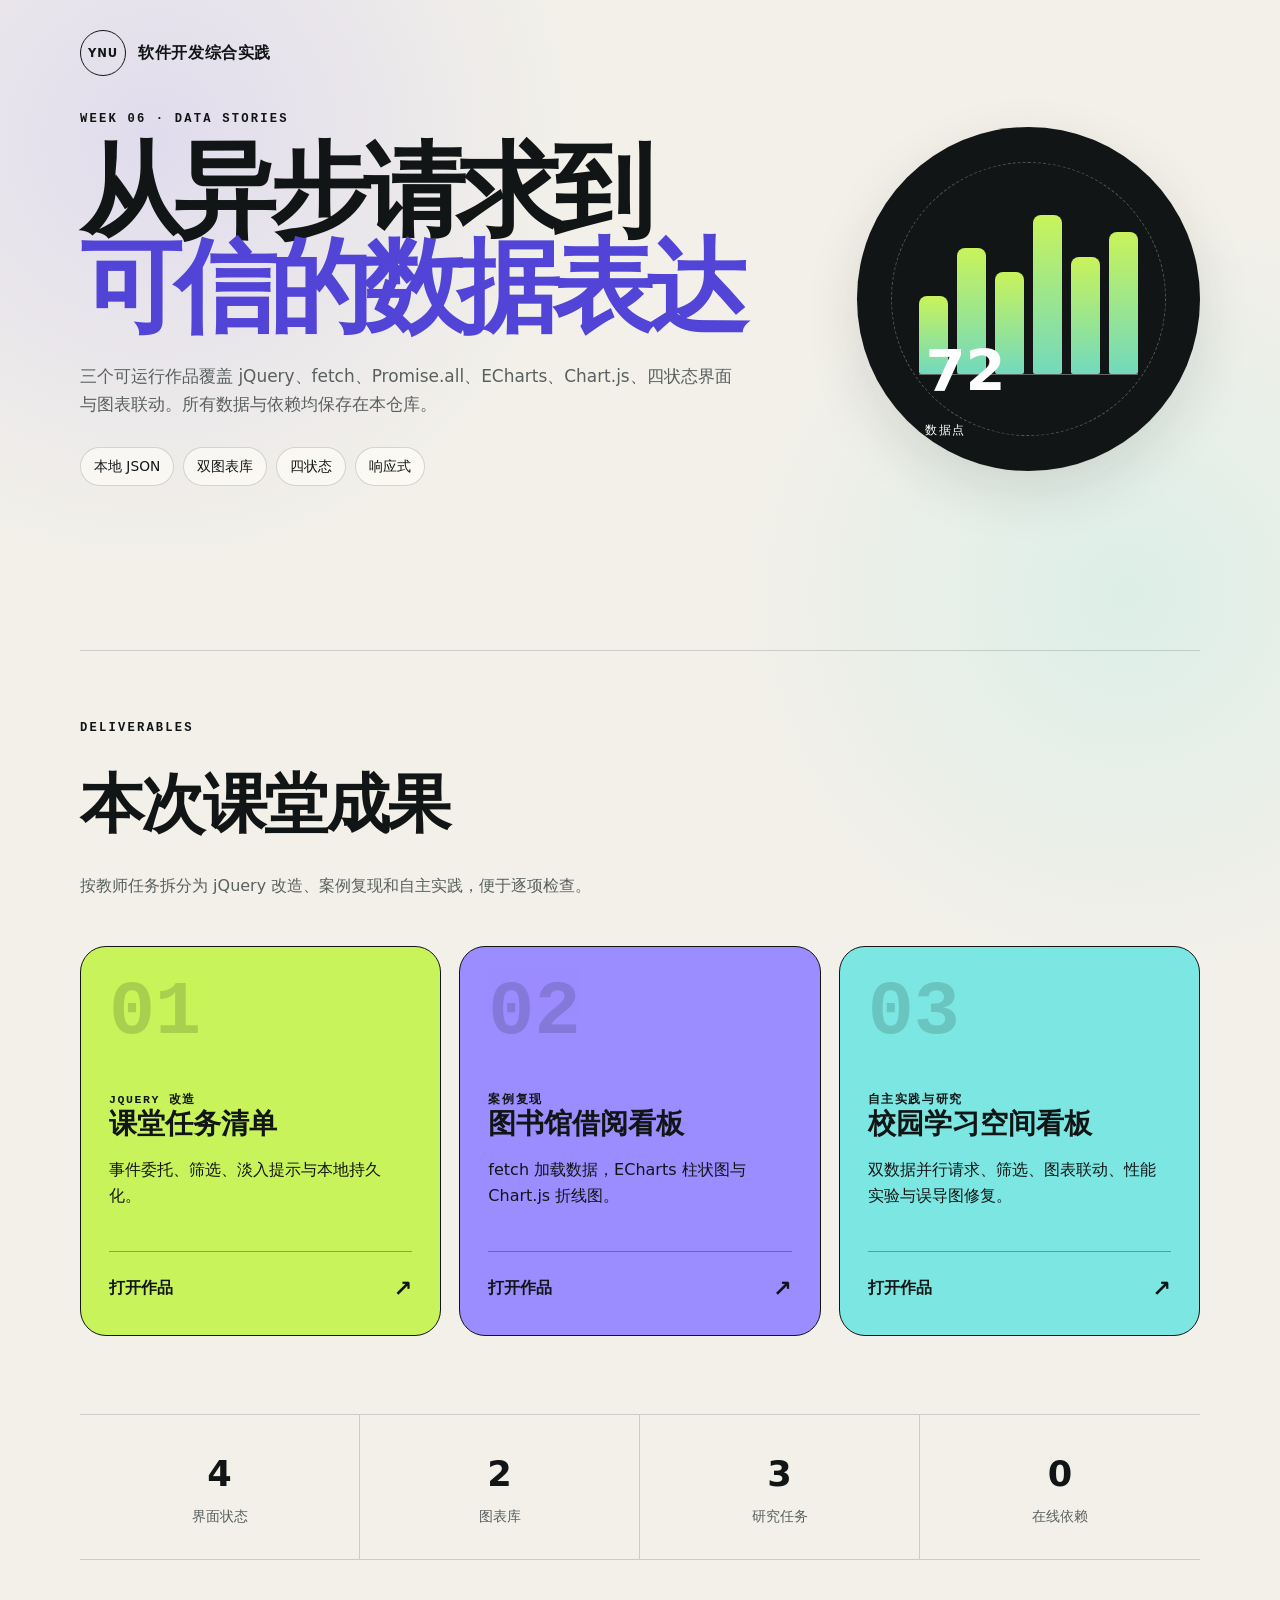
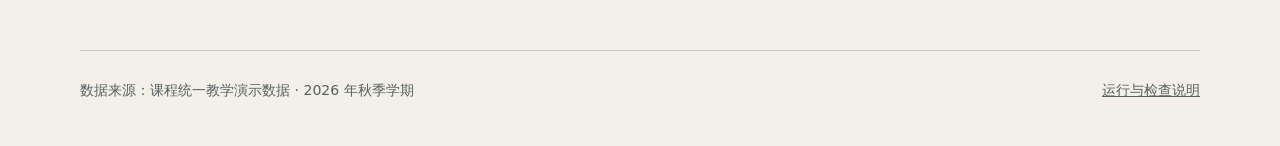
<file: index.html>
<!doctype html>
<html lang="zh-CN">
<head>
  <meta charset="utf-8">
  <meta name="viewport" content="width=device-width, initial-scale=1">
  <meta name="description" content="课堂作业六：jQuery、异步数据与数据可视化作品集">
  <title>课堂作业六 · 数据可视化作品集</title>
  <link rel="icon" href="assets/favicon.svg" type="image/svg+xml">
  <link rel="stylesheet" href="assets/site.css">
</head>
<body>
  <header class="hero shell">
    <a class="brand" href="./" aria-label="返回作品首页">
      <span class="brand-mark" aria-hidden="true">YNU</span>
      <span>软件开发综合实践</span>
    </a>
    <div class="hero-copy">
      <p class="eyebrow">WEEK 06 · DATA STORIES</p>
      <h1>从异步请求到<br><span>可信的数据表达</span></h1>
      <p class="hero-lead">三个可运行作品覆盖 jQuery、fetch、Promise.all、ECharts、Chart.js、四状态界面与图表联动。所有数据与依赖均保存在本仓库。</p>
      <div class="hero-meta" aria-label="作品能力标签">
        <span>本地 JSON</span><span>双图表库</span><span>四状态</span><span>响应式</span>
      </div>
    </div>
    <div class="hero-visual" aria-hidden="true">
      <div class="visual-grid">
        <span style="--h:42%"></span><span style="--h:68%"></span><span style="--h:55%"></span>
        <span style="--h:86%"></span><span style="--h:63%"></span><span style="--h:77%"></span>
      </div>
      <div class="visual-orbit"></div>
      <p>72<br><small>数据点</small></p>
    </div>
  </header>

  <main class="shell">
    <section class="section-heading">
      <p class="eyebrow">DELIVERABLES</p>
      <h2>本次课堂成果</h2>
      <p>按教师任务拆分为 jQuery 改造、案例复现和自主实践，便于逐项检查。</p>
    </section>

    <section class="work-grid" aria-label="作品入口">
      <a class="work-card card-lime" href="jquery-todo/">
        <span class="work-number">01</span>
        <div>
          <p class="work-type">jQuery 改造</p>
          <h3>课堂任务清单</h3>
          <p>事件委托、筛选、淡入提示与本地持久化。</p>
        </div>
        <span class="work-link">打开作品 <b>↗</b></span>
      </a>

      <a class="work-card card-violet" href="dashboard/">
        <span class="work-number">02</span>
        <div>
          <p class="work-type">案例复现</p>
          <h3>图书馆借阅看板</h3>
          <p>fetch 加载数据，ECharts 柱状图与 Chart.js 折线图。</p>
        </div>
        <span class="work-link">打开作品 <b>↗</b></span>
      </a>

      <a class="work-card card-cyan" href="my-dashboard/">
        <span class="work-number">03</span>
        <div>
          <p class="work-type">自主实践与研究</p>
          <h3>校园学习空间看板</h3>
          <p>双数据并行请求、筛选、图表联动、性能实验与误导图修复。</p>
        </div>
        <span class="work-link">打开作品 <b>↗</b></span>
      </a>
    </section>

    <section class="evidence-strip" aria-label="完成情况">
      <div><strong>4</strong><span>界面状态</span></div>
      <div><strong>2</strong><span>图表库</span></div>
      <div><strong>3</strong><span>研究任务</span></div>
      <div><strong>0</strong><span>在线依赖</span></div>
    </section>
  </main>

  <footer class="shell site-footer">
    <p>数据来源：课程统一教学演示数据 · 2026 年秋季学期</p>
    <a href="README.md">运行与检查说明</a>
  </footer>
</body>
</html>
</file>
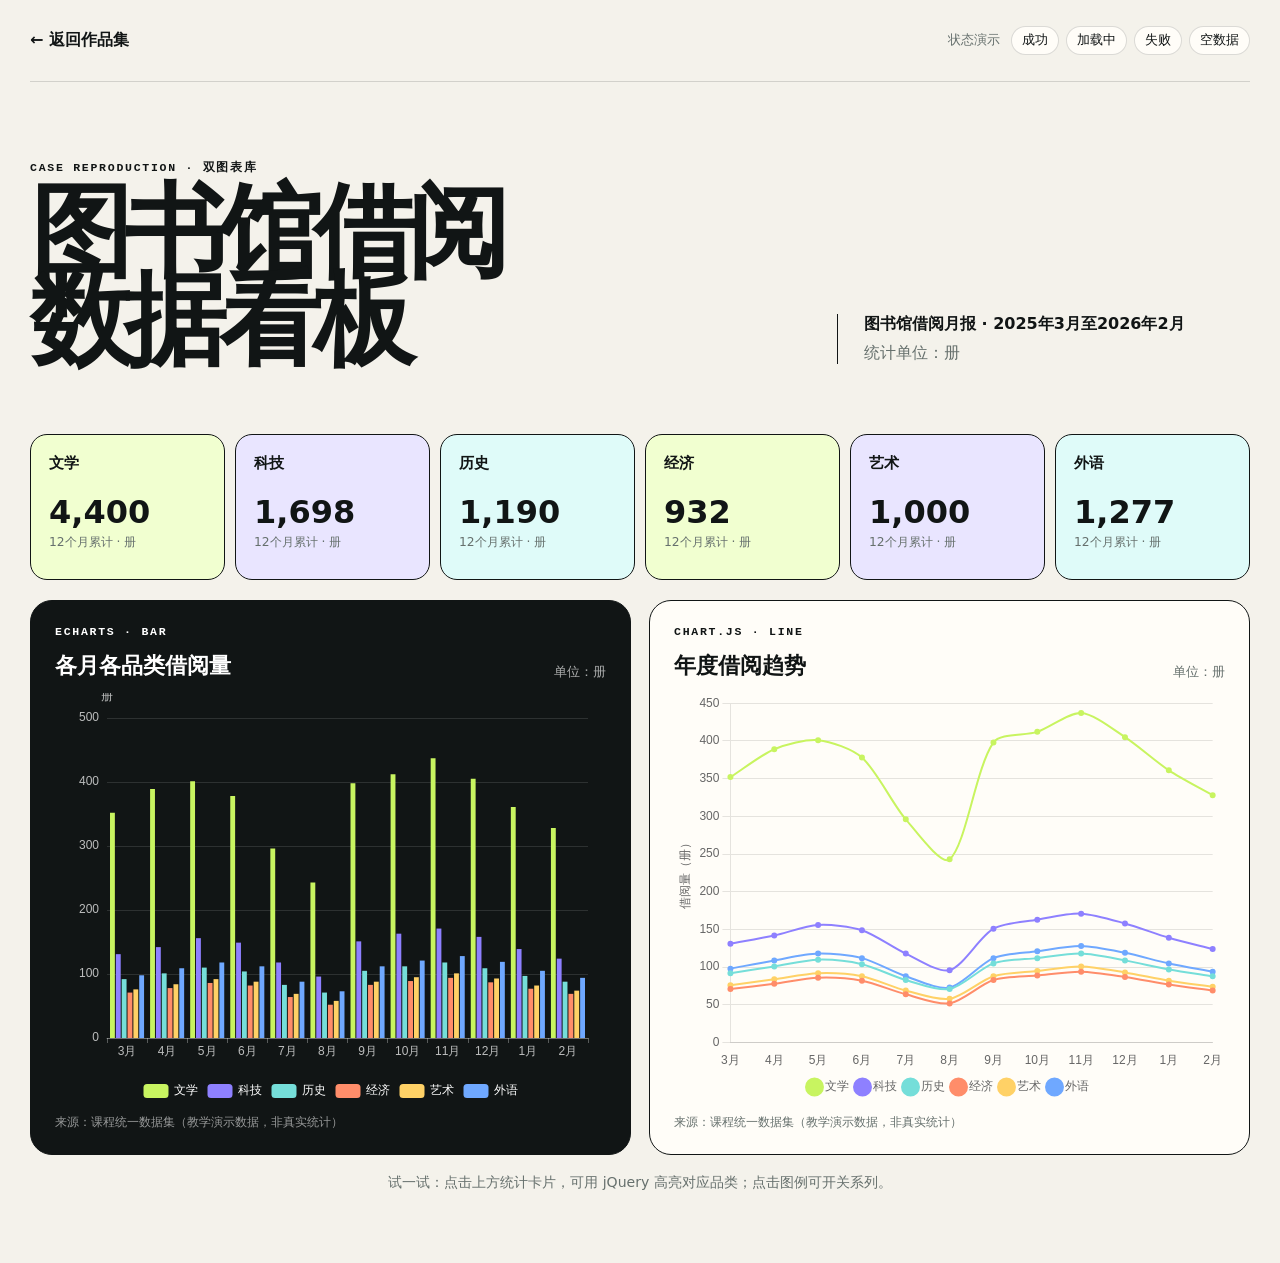
<file: dashboard/index.html>
<!doctype html>
<html lang="zh-CN">
<head>
  <meta charset="utf-8">
  <meta name="viewport" content="width=device-width, initial-scale=1">
  <title>图书馆借阅数据看板</title>
  <link rel="icon" href="../assets/favicon.svg" type="image/svg+xml">
  <link rel="stylesheet" href="style.css">
</head>
<body>
  <header class="topbar">
    <a href="../" class="back-link">← 返回作品集</a>
    <nav aria-label="状态演示">
      <span>状态演示</span>
      <a href="./">成功</a>
      <a href="?state=loading">加载中</a>
      <a href="?state=error">失败</a>
      <a href="?state=empty">空数据</a>
    </nav>
  </header>

  <main>
    <section class="intro">
      <div>
        <p class="eyebrow">CASE REPRODUCTION · 双图表库</p>
        <h1>图书馆借阅<br>数据看板</h1>
      </div>
      <div class="intro-note">
        <p id="sub-title">正在读取课程统一数据集</p>
        <span>统计单位：册</span>
      </div>
    </section>

    <section id="status" class="status-panel" aria-live="polite">
      <span class="spinner" aria-hidden="true"></span>
      <div>
        <strong id="status-title">加载中</strong>
        <p id="status-detail">正在通过 fetch 请求本地 JSON 数据…</p>
      </div>
      <button id="retry-button" type="button" hidden>重新加载</button>
    </section>

    <div id="dashboard-content" hidden>
      <section id="cards" class="metric-grid" aria-label="品类累计借阅统计"></section>

      <section class="chart-grid">
        <article class="chart-card chart-card-dark">
          <div class="chart-heading">
            <div>
              <p>ECHARTS · BAR</p>
              <h2>各月各品类借阅量</h2>
            </div>
            <span>单位：册</span>
          </div>
          <div id="bar-chart" class="chart-box" role="img" aria-label="各月各品类借阅量柱状图"></div>
          <p class="source">来源：课程统一数据集（教学演示数据，非真实统计）</p>
        </article>

        <article class="chart-card">
          <div class="chart-heading">
            <div>
              <p>CHART.JS · LINE</p>
              <h2>年度借阅趋势</h2>
            </div>
            <span>单位：册</span>
          </div>
          <div class="chart-box"><canvas id="line-chart" aria-label="年度借阅趋势折线图"></canvas></div>
          <p class="source">来源：课程统一数据集（教学演示数据，非真实统计）</p>
        </article>
      </section>

      <p class="interaction-tip">试一试：点击上方统计卡片，可用 jQuery 高亮对应品类；点击图例可开关系列。</p>
    </div>
  </main>

  <script src="../libs/jquery-3.7.1.min.js"></script>
  <script src="../libs/echarts-5.6.0.min.js"></script>
  <script src="../libs/chart-4.4.7.umd.min.js"></script>
  <script src="app.js"></script>
</body>
</html>
</file>
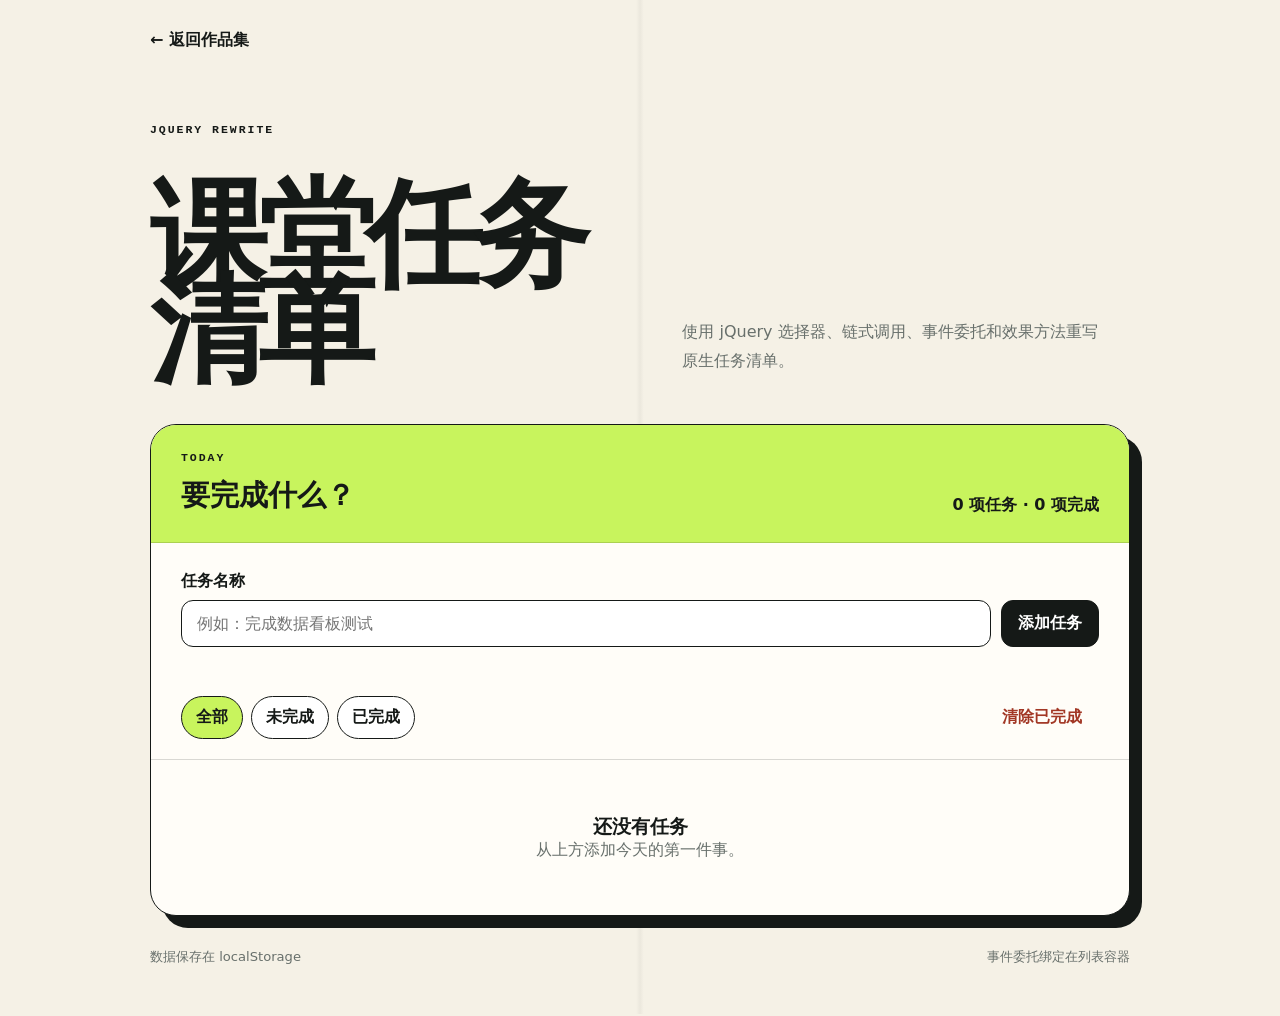
<file: jquery-todo/index.html>
<!doctype html>
<html lang="zh-CN">
<head>
  <meta charset="utf-8">
  <meta name="viewport" content="width=device-width, initial-scale=1">
  <title>课堂任务清单 · jQuery版</title>
  <link rel="icon" href="../assets/favicon.svg" type="image/svg+xml">
  <link rel="stylesheet" href="style.css">
</head>
<body>
  <main class="app-shell">
    <a class="back-link" href="../">← 返回作品集</a>

    <header class="page-header">
      <p class="kicker">JQUERY REWRITE</p>
      <h1>课堂任务<br>清单</h1>
      <p>使用 jQuery 选择器、链式调用、事件委托和效果方法重写原生任务清单。</p>
    </header>

    <section class="task-panel" aria-labelledby="panel-title">
      <div class="panel-heading">
        <div>
          <p class="label">TODAY</p>
          <h2 id="panel-title">要完成什么？</h2>
        </div>
        <p id="task-stats" class="stats" aria-live="polite">0 项任务</p>
      </div>

      <form id="task-form" novalidate>
        <label for="task-input">任务名称</label>
        <div class="input-row">
          <input id="task-input" name="task" maxlength="60" autocomplete="off" placeholder="例如：完成数据看板测试">
          <button type="submit">添加任务</button>
        </div>
        <p id="form-tip" class="form-tip" role="status" aria-live="polite"></p>
      </form>

      <div class="filter-row" role="group" aria-label="筛选任务">
        <button class="filter is-active" type="button" data-filter="all" aria-pressed="true">全部</button>
        <button class="filter" type="button" data-filter="active" aria-pressed="false">未完成</button>
        <button class="filter" type="button" data-filter="done" aria-pressed="false">已完成</button>
        <button id="clear-completed" class="clear-button" type="button">清除已完成</button>
      </div>

      <ul id="task-list" class="task-list" aria-label="任务列表"></ul>
    </section>

    <footer>
      <span>数据保存在 localStorage</span>
      <span>事件委托绑定在列表容器</span>
    </footer>
  </main>

  <script src="../libs/jquery-3.7.1.min.js"></script>
  <script src="app.js"></script>
</body>
</html>
</file>
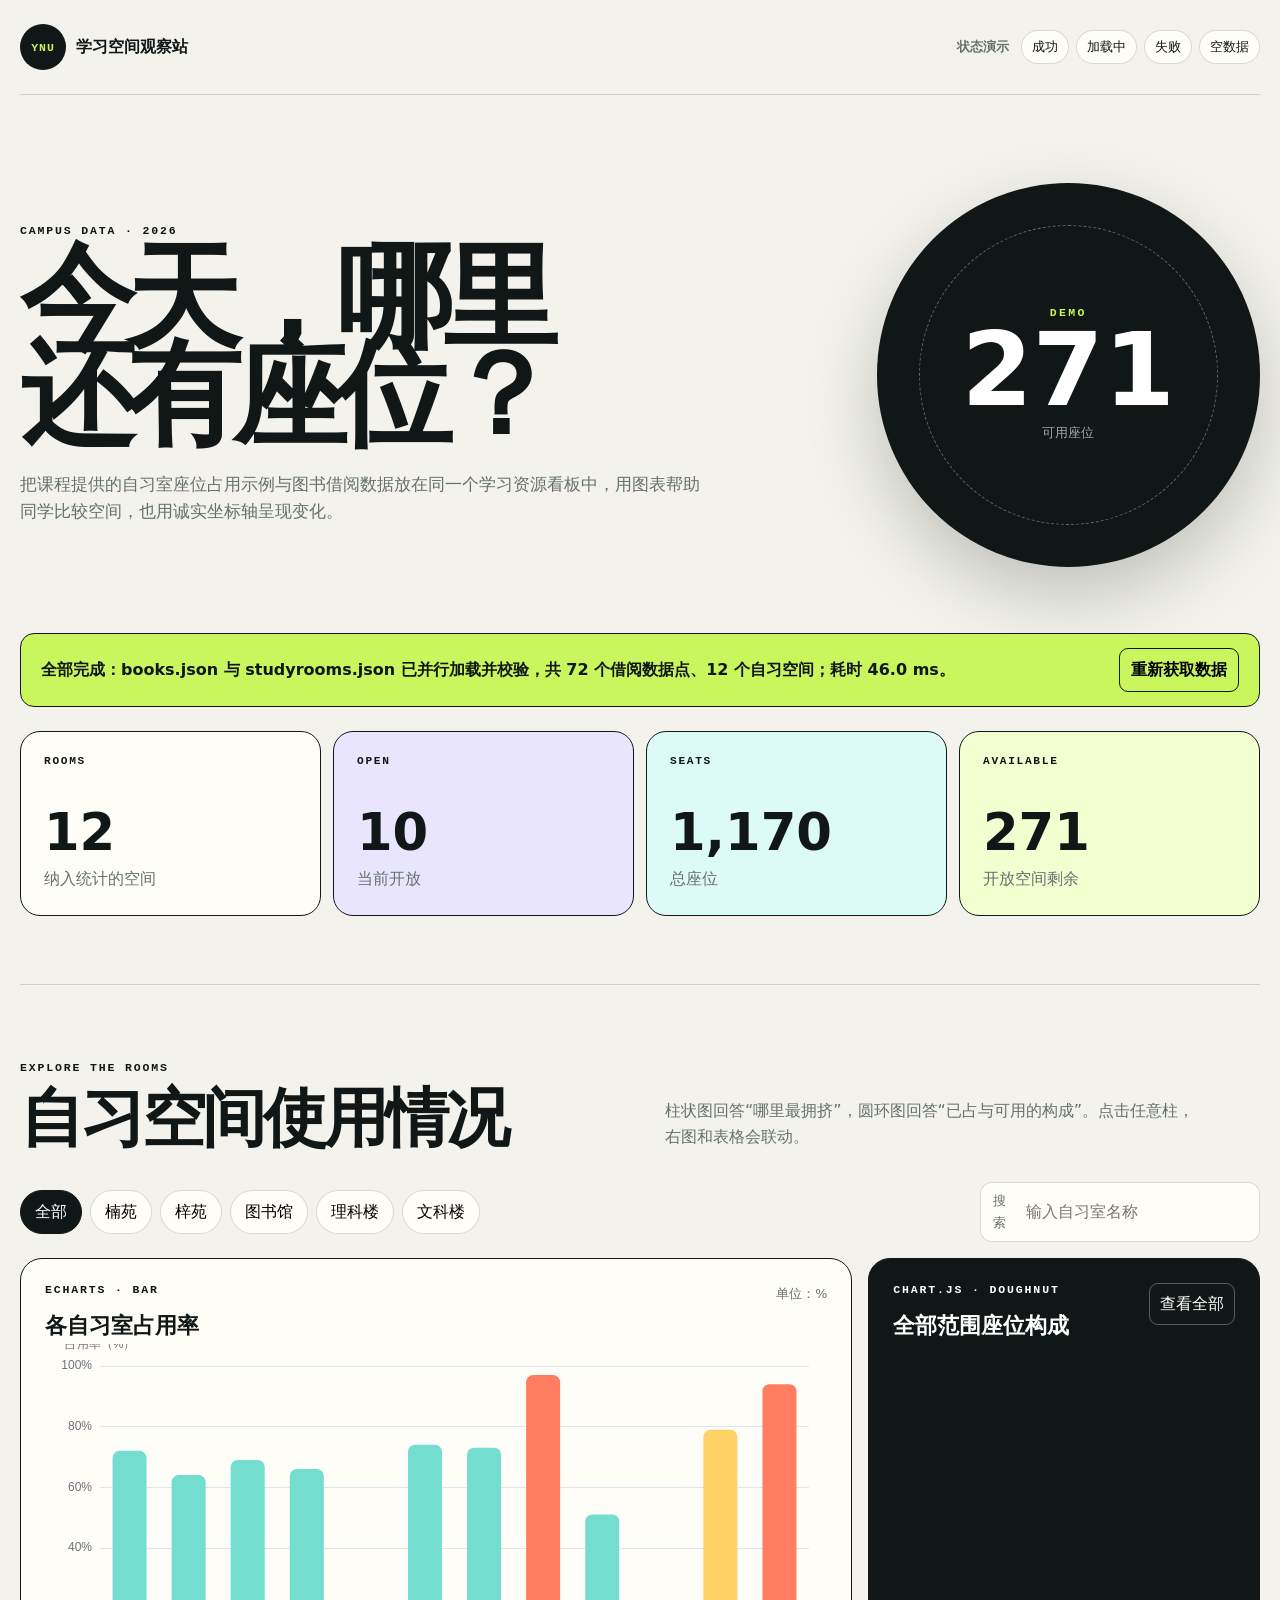
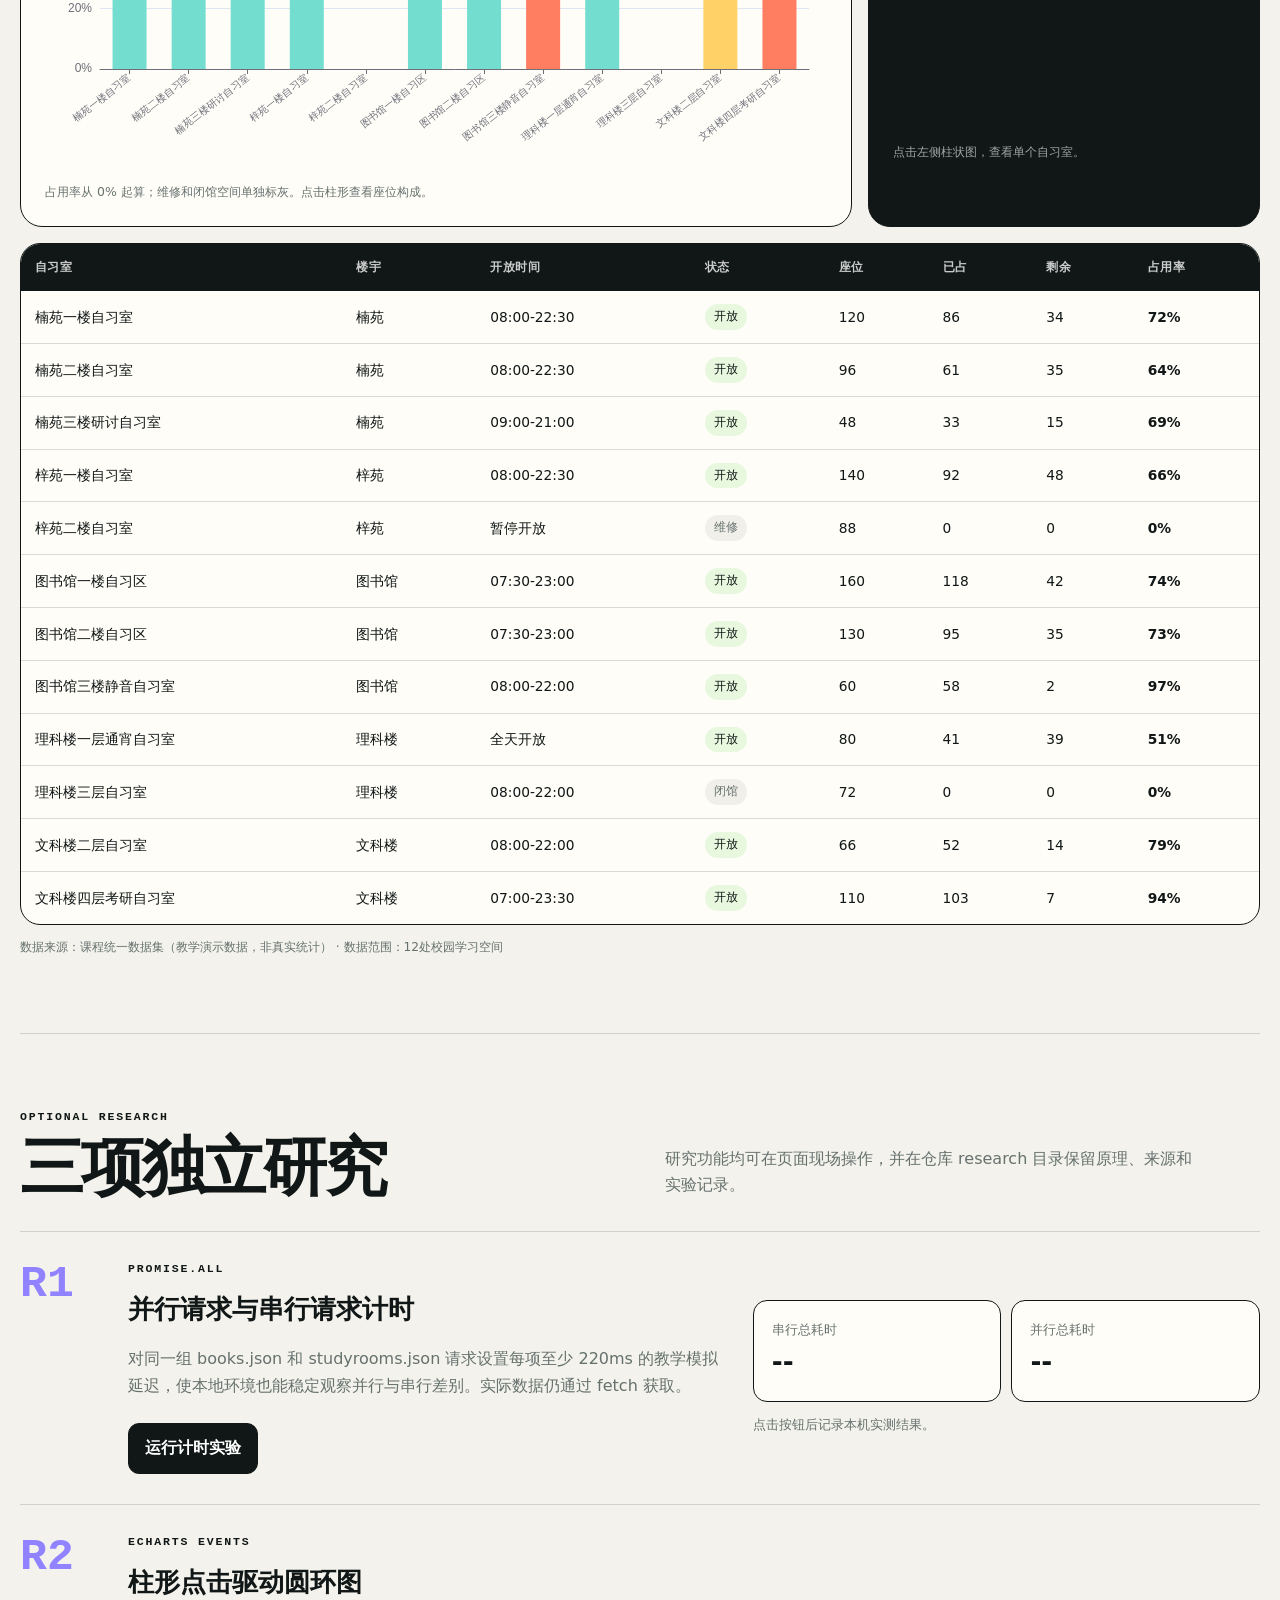
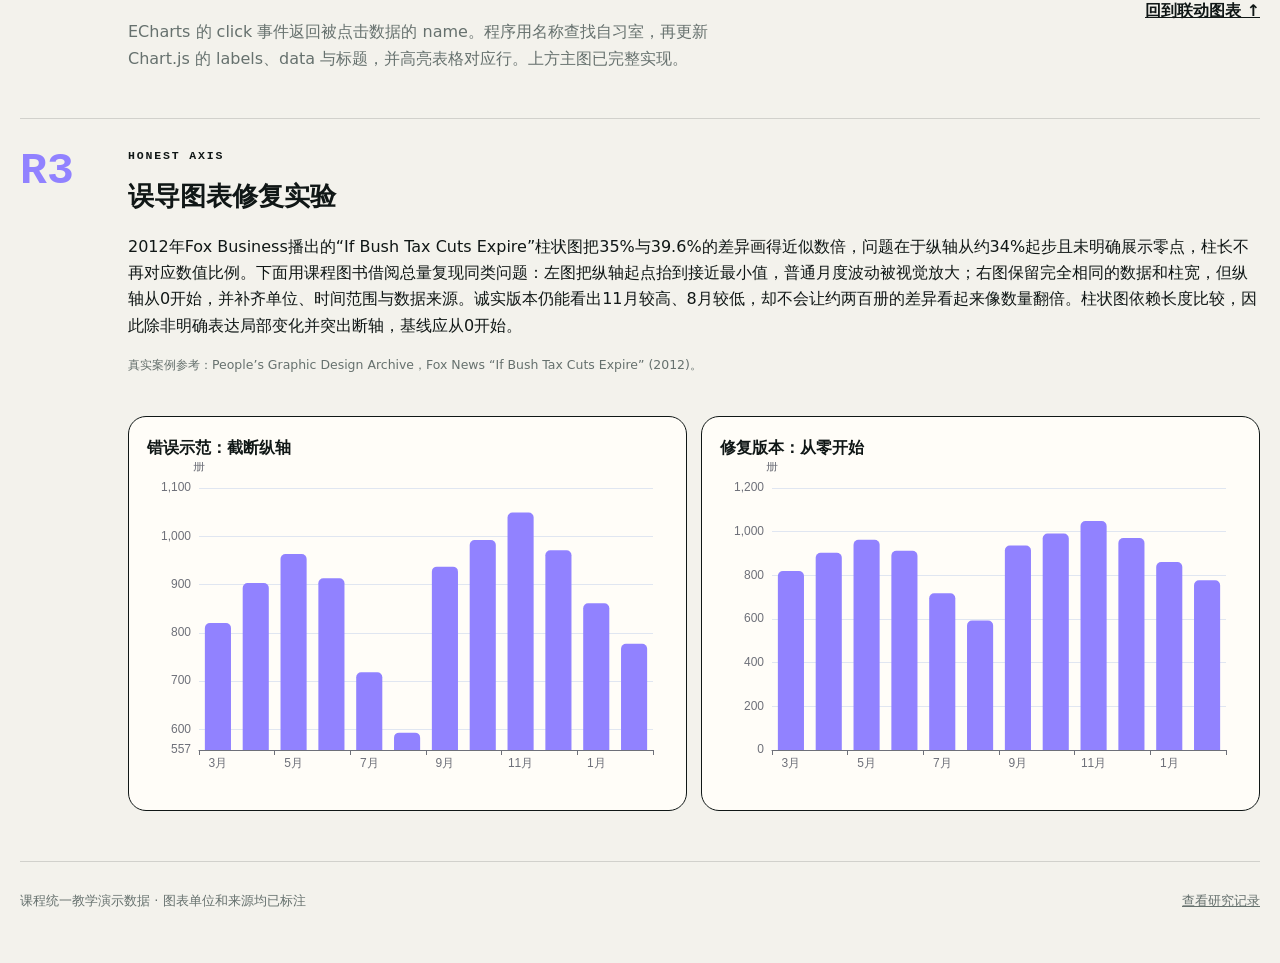
<file: my-dashboard/index.html>
<!doctype html>
<html lang="zh-CN">
<head>
  <meta charset="utf-8">
  <meta name="viewport" content="width=device-width, initial-scale=1">
  <meta name="description" content="校园学习空间数据看板，展示自习室座位、开放状态和图书借阅趋势">
  <title>校园学习空间数据看板</title>
  <link rel="icon" href="../assets/favicon.svg" type="image/svg+xml">
  <link rel="stylesheet" href="style.css">
</head>
<body>
  <header class="topbar shell">
    <a class="brand" href="../"><span>YNU</span> 学习空间观察站</a>
    <nav aria-label="四状态演示">
      <b>状态演示</b>
      <a href="./">成功</a>
      <a href="?state=loading">加载中</a>
      <a href="?state=error">失败</a>
      <a href="?state=empty">空数据</a>
    </nav>
  </header>

  <main>
    <section class="hero shell">
      <div class="hero-copy">
        <p class="eyebrow">CAMPUS DATA · 2026</p>
        <h1>今天，哪里<br>还有座位？</h1>
        <p>把课程提供的自习室座位占用示例与图书借阅数据放在同一个学习资源看板中，用图表帮助同学比较空间，也用诚实坐标轴呈现变化。</p>
      </div>
      <div class="hero-badge" aria-hidden="true">
        <span>DEMO</span>
        <strong id="hero-availability">--</strong>
        <small>可用座位</small>
      </div>
    </section>

    <section id="status" class="status shell" aria-live="polite">
      <span class="status-icon" aria-hidden="true"></span>
      <div>
        <strong id="status-title">加载中</strong>
        <p id="status-detail">正在并行请求 books.json 与 studyrooms.json…</p>
      </div>
      <button id="retry-button" type="button" hidden>重新加载</button>
    </section>

    <div id="dashboard-content" hidden>
      <section id="success-banner" class="success-banner shell" aria-live="polite">
        <span id="success-detail"></span>
        <button id="refresh-button" type="button">重新获取数据</button>
      </section>

      <section class="metrics shell" aria-label="核心指标">
        <article><span>ROOMS</span><strong id="metric-rooms">0</strong><p>纳入统计的空间</p></article>
        <article><span>OPEN</span><strong id="metric-open">0</strong><p>当前开放</p></article>
        <article><span>SEATS</span><strong id="metric-seats">0</strong><p>总座位</p></article>
        <article><span>AVAILABLE</span><strong id="metric-available">0</strong><p>开放空间剩余</p></article>
      </section>

      <section class="workspace shell">
        <div class="section-heading">
          <div>
            <p class="eyebrow">EXPLORE THE ROOMS</p>
            <h2>自习空间使用情况</h2>
          </div>
          <p>柱状图回答“哪里最拥挤”，圆环图回答“已占与可用的构成”。点击任意柱，右图和表格会联动。</p>
        </div>

        <div class="filters">
          <div id="building-filters" class="filter-buttons" role="group" aria-label="按楼宇筛选"></div>
          <label class="search-box">
            <span>搜索</span>
            <input id="room-search" type="search" placeholder="输入自习室名称" autocomplete="off">
          </label>
        </div>

        <div class="chart-layout">
          <article class="panel panel-wide">
            <div class="panel-heading">
              <div><p>ECHARTS · BAR</p><h3>各自习室占用率</h3></div>
              <span>单位：%</span>
            </div>
            <div id="room-chart" class="chart" role="img" aria-label="各自习室占用率柱状图"></div>
            <p class="chart-note">占用率从 0% 起算；维修和闭馆空间单独标灰。点击柱形查看座位构成。</p>
          </article>

          <article class="panel panel-accent">
            <div class="panel-heading">
              <div><p>CHART.JS · DOUGHNUT</p><h3 id="seat-chart-title">筛选结果座位构成</h3></div>
              <button id="reset-linkage" type="button">查看全部</button>
            </div>
            <div class="chart chart-small"><canvas id="seat-chart" aria-label="座位使用构成圆环图"></canvas></div>
            <p id="linkage-note" class="chart-note">点击左侧柱状图，查看单个自习室。</p>
          </article>
        </div>

        <div class="table-wrap">
          <table>
            <thead><tr><th>自习室</th><th>楼宇</th><th>开放时间</th><th>状态</th><th>座位</th><th>已占</th><th>剩余</th><th>占用率</th></tr></thead>
            <tbody id="room-table"></tbody>
          </table>
          <p id="table-empty" class="table-empty" hidden>没有符合筛选条件的自习室。</p>
        </div>
        <p class="source-line">数据来源：课程统一数据集（教学演示数据，非真实统计） · 数据范围：12处校园学习空间</p>
      </section>

      <section class="research shell" id="research">
        <div class="section-heading">
          <div>
            <p class="eyebrow">OPTIONAL RESEARCH</p>
            <h2>三项独立研究</h2>
          </div>
          <p>研究功能均可在页面现场操作，并在仓库 research 目录保留原理、来源和实验记录。</p>
        </div>

        <article class="research-card benchmark-card">
          <div class="research-index">R1</div>
          <div class="research-copy">
            <p class="eyebrow">PROMISE.ALL</p>
            <h3>并行请求与串行请求计时</h3>
            <p>对同一组 books.json 和 studyrooms.json 请求设置每项至少 220ms 的教学模拟延迟，使本地环境也能稳定观察并行与串行差别。实际数据仍通过 fetch 获取。</p>
            <button id="run-benchmark" class="primary-button" type="button">运行计时实验</button>
          </div>
          <div class="benchmark-result" aria-live="polite">
            <div><span>串行总耗时</span><strong id="serial-time">--</strong></div>
            <div><span>并行总耗时</span><strong id="parallel-time">--</strong></div>
            <p id="benchmark-summary">点击按钮后记录本机实测结果。</p>
          </div>
        </article>

        <article class="research-card linkage-card">
          <div class="research-index">R2</div>
          <div class="research-copy">
            <p class="eyebrow">ECHARTS EVENTS</p>
            <h3>柱形点击驱动圆环图</h3>
            <p>ECharts 的 click 事件返回被点击数据的 name。程序用名称查找自习室，再更新 Chart.js 的 labels、data 与标题，并高亮表格对应行。上方主图已完整实现。</p>
          </div>
          <a class="text-link" href="#room-chart">回到联动图表 ↑</a>
        </article>

        <article class="research-card misleading-card">
          <div class="research-index">R3</div>
          <div class="research-copy">
            <p class="eyebrow">HONEST AXIS</p>
            <h3>误导图表修复实验</h3>
            <p class="analysis">2012年Fox Business播出的“If Bush Tax Cuts Expire”柱状图把35%与39.6%的差异画得近似数倍，问题在于纵轴从约34%起步且未明确展示零点，柱长不再对应数值比例。下面用课程图书借阅总量复现同类问题：左图把纵轴起点抬到接近最小值，普通月度波动被视觉放大；右图保留完全相同的数据和柱宽，但纵轴从0开始，并补齐单位、时间范围与数据来源。诚实版本仍能看出11月较高、8月较低，却不会让约两百册的差异看起来像数量翻倍。柱状图依赖长度比较，因此除非明确表达局部变化并突出断轴，基线应从0开始。</p>
            <p class="reference">真实案例参考：People’s Graphic Design Archive，Fox News “If Bush Tax Cuts Expire” (2012)。</p>
          </div>
          <div class="compare-grid">
            <div><h4>错误示范：截断纵轴</h4><div id="misleading-chart" class="compare-chart"></div></div>
            <div><h4>修复版本：从零开始</h4><div id="honest-chart" class="compare-chart"></div></div>
          </div>
        </article>
      </section>
    </div>
  </main>

  <footer class="shell">
    <p>课程统一教学演示数据 · 图表单位和来源均已标注</p>
    <a href="../research/README.md">查看研究记录</a>
  </footer>

  <script src="../libs/jquery-3.7.1.min.js"></script>
  <script src="../libs/echarts-5.6.0.min.js"></script>
  <script src="../libs/chart-4.4.7.umd.min.js"></script>
  <script src="app.js"></script>
</body>
</html>
</file>
<file: assets/site.css>
:root {
  --ink: #121515;
  --muted: #59605f;
  --paper: #f2f0e9;
  --surface: #fffdf7;
  --line: rgba(18, 21, 21, 0.16);
  --lime: #c9f35a;
  --violet: #9b8cff;
  --cyan: #7ce7e2;
  --orange: #ff9f68;
  --shadow: 0 20px 55px rgba(29, 37, 35, 0.12);
}

* { box-sizing: border-box; }

html { color-scheme: light; scroll-behavior: smooth; }

body {
  margin: 0;
  color: var(--ink);
  background:
    radial-gradient(circle at 12% 8%, rgba(155, 140, 255, 0.2), transparent 26rem),
    radial-gradient(circle at 88% 34%, rgba(124, 231, 226, 0.18), transparent 24rem),
    var(--paper);
  font-family: "Microsoft YaHei", "Noto Sans SC", system-ui, sans-serif;
  line-height: 1.65;
}

a { color: inherit; }

.shell { width: min(1120px, calc(100% - 40px)); margin-inline: auto; }

.hero {
  position: relative;
  display: grid;
  grid-template-columns: minmax(0, 1.35fr) minmax(280px, .65fr);
  gap: 64px;
  min-height: 650px;
  padding-block: 34px 86px;
  align-items: center;
}

.brand {
  position: absolute;
  inset: 30px auto auto 0;
  display: inline-flex;
  align-items: center;
  gap: 12px;
  text-decoration: none;
  font-weight: 700;
  letter-spacing: .04em;
}

.brand-mark {
  display: grid;
  place-items: center;
  width: 46px;
  height: 46px;
  border: 1px solid var(--ink);
  border-radius: 50%;
  font-size: .72rem;
  letter-spacing: .08em;
}

.eyebrow {
  margin: 0 0 16px;
  font: 700 .76rem/1.2 ui-monospace, SFMono-Regular, Consolas, monospace;
  letter-spacing: .18em;
  text-transform: uppercase;
}

.hero h1 {
  max-width: 760px;
  margin: 0;
  font-size: clamp(3.6rem, 8vw, 7.4rem);
  line-height: .94;
  letter-spacing: -.075em;
  font-weight: 900;
}

.hero h1 span { color: #5144d7; }

.hero-lead { max-width: 660px; margin: 28px 0 0; font-size: 1.06rem; color: var(--muted); }

.hero-meta { display: flex; flex-wrap: wrap; gap: 9px; margin-top: 28px; }

.hero-meta span {
  padding: 7px 13px;
  border: 1px solid var(--line);
  border-radius: 999px;
  background: rgba(255, 253, 247, .65);
  font-size: .86rem;
}

.hero-visual {
  position: relative;
  aspect-ratio: 1;
  border-radius: 50%;
  background: var(--ink);
  color: white;
  overflow: hidden;
  box-shadow: var(--shadow);
}

.visual-grid {
  position: absolute;
  inset: 18% 18% 28%;
  display: flex;
  align-items: end;
  gap: 9px;
  border-bottom: 1px solid rgba(255,255,255,.35);
}

.visual-grid span {
  flex: 1;
  height: var(--h);
  border-radius: 8px 8px 2px 2px;
  background: linear-gradient(180deg, var(--lime), #72d9bd);
}

.visual-orbit { position: absolute; inset: 10%; border: 1px dashed rgba(255,255,255,.28); border-radius: 50%; }

.hero-visual p { position: absolute; left: 20%; bottom: 10%; margin: 0; font-size: 3.6rem; line-height: .75; font-weight: 800; }
.hero-visual small { font-size: .78rem; font-weight: 400; letter-spacing: .12em; }

.section-heading { padding: 70px 0 30px; border-top: 1px solid var(--line); }
.section-heading h2 { margin: 0; font-size: clamp(2rem, 5vw, 4rem); letter-spacing: -.04em; }
.section-heading > p:last-child { max-width: 650px; color: var(--muted); }

.work-grid { display: grid; grid-template-columns: repeat(3, 1fr); gap: 18px; }

.work-card {
  position: relative;
  min-height: 390px;
  display: flex;
  flex-direction: column;
  justify-content: space-between;
  padding: 28px;
  border: 1px solid var(--ink);
  border-radius: 26px;
  text-decoration: none;
  overflow: hidden;
  transition: transform .2s ease, box-shadow .2s ease;
}

.work-card:hover { transform: translateY(-6px); box-shadow: var(--shadow); }
.card-lime { background: var(--lime); }
.card-violet { background: var(--violet); }
.card-cyan { background: var(--cyan); }
.work-number { font: 700 4.8rem/1 ui-monospace, monospace; opacity: .16; }
.work-type { margin: 0 0 8px; font: 700 .72rem ui-monospace, monospace; letter-spacing: .14em; text-transform: uppercase; }
.work-card h3 { margin: 0; font-size: 1.75rem; line-height: 1.2; }
.work-card p { margin-bottom: 0; }
.work-link { display: flex; justify-content: space-between; align-items: center; border-top: 1px solid rgba(18,21,21,.34); padding-top: 18px; font-weight: 700; }
.work-link b { font-size: 1.4rem; }

.evidence-strip {
  margin: 78px 0 90px;
  display: grid;
  grid-template-columns: repeat(4, 1fr);
  border-block: 1px solid var(--line);
}
.evidence-strip div { padding: 30px 18px; text-align: center; border-right: 1px solid var(--line); }
.evidence-strip div:last-child { border-right: 0; }
.evidence-strip strong { display: block; font-size: 2.2rem; }
.evidence-strip span { color: var(--muted); font-size: .88rem; }

.site-footer { display: flex; justify-content: space-between; gap: 24px; padding-block: 28px 44px; border-top: 1px solid var(--line); color: var(--muted); font-size: .88rem; }
.site-footer p { margin: 0; }

@media (max-width: 820px) {
  .hero { grid-template-columns: 1fr; gap: 30px; padding-top: 130px; min-height: auto; }
  .hero-visual { width: min(380px, 90%); justify-self: center; }
  .work-grid { grid-template-columns: 1fr; }
  .work-card { min-height: 320px; }
  .evidence-strip { grid-template-columns: repeat(2, 1fr); }
  .evidence-strip div:nth-child(2) { border-right: 0; }
  .evidence-strip div:nth-child(-n+2) { border-bottom: 1px solid var(--line); }
}

@media (max-width: 520px) {
  .shell { width: min(100% - 24px, 1120px); }
  .hero h1 { font-size: 3.1rem; }
  .site-footer { flex-direction: column; }
}
</file>
<file: dashboard/style.css>
:root {
  --ink: #111515;
  --muted: #66706d;
  --paper: #f4f2eb;
  --surface: #fffdf8;
  --line: rgba(17, 21, 21, .15);
  --green: #c8f460;
  --violet: #8e80ff;
  --cyan: #75ded9;
  --coral: #ff8d6a;
}

* { box-sizing: border-box; }
[hidden] { display: none !important; }
body { margin: 0; color: var(--ink); background: var(--paper); font-family: "Microsoft YaHei", system-ui, sans-serif; }
a { color: inherit; }
button { font: inherit; }

.topbar { width: min(1220px, calc(100% - 40px)); margin: 0 auto; padding: 26px 0; display: flex; align-items: center; justify-content: space-between; gap: 20px; border-bottom: 1px solid var(--line); }
.back-link { font-weight: 800; text-decoration: none; }
.topbar nav { display: flex; align-items: center; flex-wrap: wrap; gap: 7px; font-size: .8rem; }
.topbar nav span { color: var(--muted); margin-right: 4px; }
.topbar nav a { padding: 5px 10px; border: 1px solid var(--line); border-radius: 999px; text-decoration: none; background: var(--surface); }

main { width: min(1220px, calc(100% - 40px)); margin: 0 auto; padding-bottom: 70px; }
.intro { display: grid; grid-template-columns: 1.3fr .7fr; gap: 40px; align-items: end; padding: 78px 0 50px; }
.eyebrow, .chart-heading p { margin: 0 0 13px; font: 800 .72rem ui-monospace, monospace; letter-spacing: .15em; }
.intro h1 { margin: 0; font-size: clamp(3.7rem, 8vw, 7.3rem); line-height: .86; letter-spacing: -.075em; }
.intro-note { padding-left: 26px; border-left: 1px solid var(--ink); color: var(--muted); }
.intro-note p { margin: 0 0 8px; color: var(--ink); font-weight: 800; }

.status-panel { min-height: 150px; display: flex; align-items: center; gap: 20px; padding: 28px; border: 1px solid var(--ink); border-radius: 20px; background: var(--surface); }
.status-panel strong { font-size: 1.2rem; }
.status-panel p { margin: 5px 0 0; color: var(--muted); }
.spinner { width: 34px; height: 34px; border: 4px solid rgba(17,21,21,.14); border-top-color: var(--violet); border-radius: 50%; animation: spin .8s linear infinite; }
.status-panel.is-error .spinner, .status-panel.is-empty .spinner { animation: none; border: 0; border-radius: 0; width: auto; height: auto; font-size: 1.8rem; }
.status-panel.is-error .spinner::before { content: "!"; color: #b53c2b; font-weight: 900; }
.status-panel.is-empty .spinner::before { content: "○"; color: var(--muted); font-weight: 900; }
#retry-button { margin-left: auto; border: 1px solid var(--ink); border-radius: 10px; padding: 9px 13px; background: var(--ink); color: white; cursor: pointer; }
@keyframes spin { to { transform: rotate(360deg); } }

.metric-grid { display: grid; grid-template-columns: repeat(6, 1fr); gap: 10px; margin: 20px 0; }
.metric-card { position: relative; min-height: 146px; padding: 18px; border: 1px solid var(--ink); border-radius: 17px; background: var(--surface); cursor: pointer; transition: transform .18s, box-shadow .18s; }
.metric-card:hover, .metric-card.is-active { transform: translateY(-4px); box-shadow: 5px 5px 0 var(--ink); }
.metric-card h3 { margin: 0; font-size: .95rem; }
.metric-card strong { display: block; margin-top: 19px; font-size: 2rem; }
.metric-card span { color: var(--muted); font-size: .77rem; }
.metric-card:nth-child(3n+1) { background: #f1ffd0; }
.metric-card:nth-child(3n+2) { background: #e9e5ff; }
.metric-card:nth-child(3n) { background: #dffbf9; }

.chart-grid { display: grid; grid-template-columns: 1fr 1fr; gap: 18px; }
.chart-card { min-width: 0; padding: 24px; border: 1px solid var(--ink); border-radius: 22px; background: var(--surface); overflow: hidden; }
.chart-card-dark { color: white; background: var(--ink); }
.chart-heading { display: flex; justify-content: space-between; align-items: end; gap: 16px; }
.chart-heading h2 { margin: 0; font-size: 1.38rem; }
.chart-heading > span { color: var(--muted); font-size: .8rem; }
.chart-card-dark .chart-heading > span { color: rgba(255,255,255,.65); }
.chart-box { width: 100%; height: 410px; margin-top: 12px; }
.source { margin: 12px 0 0; font-size: .72rem; color: var(--muted); }
.chart-card-dark .source { color: rgba(255,255,255,.56); }
.interaction-tip { margin: 18px 0 0; color: var(--muted); text-align: center; font-size: .88rem; }

@media (max-width: 980px) {
  .metric-grid { grid-template-columns: repeat(3, 1fr); }
  .chart-grid { grid-template-columns: 1fr; }
}
@media (max-width: 680px) {
  .topbar { align-items: flex-start; flex-direction: column; }
  main, .topbar { width: min(100% - 24px, 1220px); }
  .intro { grid-template-columns: 1fr; padding-top: 50px; }
  .intro h1 { font-size: 4rem; }
  .intro-note { margin-left: 4px; }
  .metric-grid { grid-template-columns: repeat(2, 1fr); }
  .chart-box { height: 350px; }
}
</file>
<file: jquery-todo/style.css>
:root {
  --ink: #151917;
  --cream: #f5f1e6;
  --paper: #fffdf8;
  --lime: #c8f45d;
  --coral: #ff785a;
  --muted: #68706c;
  --line: rgba(21, 25, 23, .16);
}

* { box-sizing: border-box; }

body {
  margin: 0;
  min-height: 100vh;
  color: var(--ink);
  background:
    linear-gradient(90deg, transparent 49.7%, rgba(21,25,23,.045) 50%, transparent 50.3%),
    var(--cream);
  font-family: "Microsoft YaHei", system-ui, sans-serif;
}

button, input { font: inherit; }

.app-shell { width: min(980px, calc(100% - 30px)); margin: 0 auto; padding: 30px 0 48px; }
.back-link { color: inherit; text-decoration: none; font-weight: 700; }
.back-link:hover { text-decoration: underline; }

.page-header { display: grid; grid-template-columns: 1.1fr 1fr; gap: 40px; align-items: end; padding: 72px 0 44px; }
.page-header h1 { margin: 0; font-size: clamp(4rem, 10vw, 7.3rem); line-height: .82; letter-spacing: -.08em; }
.page-header > p:last-child { max-width: 420px; margin: 0 0 4px; color: var(--muted); line-height: 1.8; }
.kicker, .label { margin: 0 0 12px; font: 800 .72rem ui-monospace, monospace; letter-spacing: .17em; }
.kicker { grid-column: 1 / -1; }

.task-panel { border: 1px solid var(--ink); border-radius: 26px; background: var(--paper); box-shadow: 12px 12px 0 var(--ink); overflow: hidden; }
.panel-heading { display: flex; justify-content: space-between; gap: 20px; align-items: end; padding: 26px 30px; border-bottom: 1px solid var(--line); background: var(--lime); }
.panel-heading h2 { margin: 0; font-size: 1.8rem; }
.stats { margin: 0; font-weight: 800; }

form { padding: 28px 30px 20px; }
label { display: block; margin-bottom: 8px; font-weight: 800; }
.input-row { display: grid; grid-template-columns: 1fr auto; gap: 10px; }
input { width: 100%; border: 1px solid var(--ink); border-radius: 12px; padding: 13px 15px; background: white; outline: none; }
input:focus { box-shadow: 0 0 0 4px rgba(200,244,93,.65); }
button { border: 1px solid var(--ink); border-radius: 12px; padding: 10px 16px; color: var(--ink); background: white; cursor: pointer; font-weight: 800; }
button:hover { transform: translateY(-1px); }
.input-row button { background: var(--ink); color: white; }
.form-tip { min-height: 1.5em; margin: 8px 0 0; color: #b93825; font-size: .9rem; }
.form-tip.success { color: #216332; }

.filter-row { display: flex; flex-wrap: wrap; gap: 8px; padding: 0 30px 20px; border-bottom: 1px solid var(--line); }
.filter { border-radius: 999px; padding: 7px 14px; }
.filter.is-active { background: var(--lime); }
.clear-button { margin-left: auto; border-color: transparent; color: #a23725; background: transparent; }

.task-list { margin: 0; padding: 0; list-style: none; }
.task-item { display: grid; grid-template-columns: auto 1fr auto; gap: 14px; align-items: center; padding: 17px 30px; border-bottom: 1px solid var(--line); }
.task-item:last-child { border-bottom: 0; }
.task-item.is-done .task-text { color: var(--muted); text-decoration: line-through; }
.toggle { width: 28px; height: 28px; display: grid; place-items: center; padding: 0; border-radius: 50%; background: white; }
.task-item.is-done .toggle { background: var(--lime); }
.delete { padding: 7px 12px; color: #a23725; border-color: transparent; background: transparent; }
.empty { padding: 54px 30px; text-align: center; color: var(--muted); }
.empty strong { display: block; color: var(--ink); font-size: 1.2rem; }

footer { display: flex; justify-content: space-between; gap: 18px; margin-top: 32px; color: var(--muted); font-size: .82rem; }

@media (max-width: 680px) {
  .page-header { grid-template-columns: 1fr; padding-top: 54px; }
  .page-header h1 { font-size: 4.3rem; }
  .input-row { grid-template-columns: 1fr; }
  .input-row button { min-height: 48px; }
  .clear-button { width: 100%; margin-left: 0; text-align: left; }
  .task-panel { box-shadow: 6px 6px 0 var(--ink); }
  footer { flex-direction: column; }
}
</file>
<file: my-dashboard/style.css>
:root {
  --ink: #101716;
  --muted: #66716e;
  --paper: #f3f2ec;
  --surface: #fffdf8;
  --line: rgba(16, 23, 22, .15);
  --lime: #c9f55d;
  --mint: #73ded0;
  --violet: #9182ff;
  --orange: #ff936b;
  --yellow: #ffd166;
  --danger: #c94b3a;
}

* { box-sizing: border-box; }
[hidden] { display: none !important; }
html { scroll-behavior: smooth; }
body { margin: 0; color: var(--ink); background: var(--paper); font-family: "Microsoft YaHei", system-ui, sans-serif; line-height: 1.65; }
button, input { font: inherit; }
a { color: inherit; }
.shell { width: min(1240px, calc(100% - 40px)); margin-inline: auto; }

.topbar { display: flex; justify-content: space-between; align-items: center; gap: 20px; padding-block: 24px; border-bottom: 1px solid var(--line); }
.brand { display: flex; align-items: center; gap: 10px; text-decoration: none; font-weight: 800; }
.brand span { display: grid; place-items: center; width: 46px; height: 46px; border-radius: 50%; background: var(--ink); color: var(--lime); font: 800 .72rem ui-monospace, monospace; letter-spacing: .08em; }
.topbar nav { display: flex; flex-wrap: wrap; align-items: center; gap: 7px; font-size: .8rem; }
.topbar nav b { color: var(--muted); margin-right: 5px; }
.topbar nav a { padding: 5px 10px; border: 1px solid var(--line); border-radius: 999px; background: var(--surface); text-decoration: none; }

.hero { min-height: 560px; display: grid; grid-template-columns: 1.35fr .65fr; gap: 60px; align-items: center; padding-block: 65px; }
.eyebrow, .panel-heading p { margin: 0 0 12px; font: 800 .72rem ui-monospace, monospace; letter-spacing: .16em; }
.hero h1 { margin: 0; font-size: clamp(4.2rem, 9vw, 8rem); line-height: .84; letter-spacing: -.08em; }
.hero-copy > p:last-child { max-width: 680px; margin: 28px 0 0; color: var(--muted); font-size: 1.05rem; }
.hero-badge { position: relative; aspect-ratio: 1; display: grid; place-items: center; align-content: center; border-radius: 50%; color: white; background: var(--ink); box-shadow: 0 28px 70px rgba(16,23,22,.22); }
.hero-badge::before { content: ""; position: absolute; inset: 11%; border: 1px dashed rgba(255,255,255,.35); border-radius: 50%; animation: orbit 18s linear infinite; }
.hero-badge span { color: var(--lime); font: 800 .72rem ui-monospace, monospace; letter-spacing: .2em; }
.hero-badge strong { position: relative; font-size: clamp(4rem, 8vw, 7.2rem); line-height: 1; }
.hero-badge small { color: rgba(255,255,255,.62); }
@keyframes orbit { to { transform: rotate(360deg); } }

.status { min-height: 150px; display: flex; align-items: center; gap: 20px; padding: 28px; border: 1px solid var(--ink); border-radius: 22px; background: var(--surface); }
.status-icon { width: 36px; height: 36px; border: 4px solid rgba(16,23,22,.12); border-top-color: var(--violet); border-radius: 50%; animation: spin .8s linear infinite; }
.status strong { font-size: 1.18rem; }
.status p { margin: 4px 0 0; color: var(--muted); }
.status.is-error .status-icon, .status.is-empty .status-icon { animation: none; border: 0; border-radius: 0; width: auto; height: auto; font-size: 2rem; }
.status.is-error .status-icon::before { content: "!"; color: var(--danger); font-weight: 900; }
.status.is-empty .status-icon::before { content: "○"; color: var(--muted); font-weight: 900; }
#retry-button { margin-left: auto; padding: 10px 15px; border: 1px solid var(--ink); border-radius: 10px; color: white; background: var(--ink); cursor: pointer; }
@keyframes spin { to { transform: rotate(360deg); } }

.success-banner { margin-top: -22px; position: relative; z-index: 2; padding: 14px 20px; border: 1px solid var(--ink); border-radius: 14px; background: var(--lime); font-weight: 700; display: flex; align-items: center; justify-content: space-between; gap: 12px; flex-wrap: wrap; }
.success-banner button { padding: 8px 11px; border: 1px solid var(--ink); border-radius: 9px; background: transparent; cursor: pointer; white-space: nowrap; }
.metrics { display: grid; grid-template-columns: repeat(4, 1fr); gap: 12px; padding-block: 24px 68px; }
.metrics article { min-height: 185px; padding: 23px; display: flex; flex-direction: column; border: 1px solid var(--ink); border-radius: 20px; background: var(--surface); }
.metrics article:nth-child(2) { background: #e9e5ff; }
.metrics article:nth-child(3) { background: #dcfaf6; }
.metrics article:nth-child(4) { background: #f2ffd1; }
.metrics span { font: 800 .7rem ui-monospace, monospace; letter-spacing: .15em; }
.metrics strong { margin: auto 0 0; font-size: 3.2rem; line-height: 1; }
.metrics p { margin: 8px 0 0; color: var(--muted); }

.workspace, .research { padding-block: 76px; border-top: 1px solid var(--line); }
.section-heading { display: grid; grid-template-columns: 1fr 1fr; gap: 50px; align-items: end; margin-bottom: 32px; }
.section-heading h2 { margin: 0; font-size: clamp(2.2rem, 5vw, 4.4rem); line-height: 1; letter-spacing: -.05em; }
.section-heading > p { max-width: 540px; margin: 0; color: var(--muted); }

.filters { display: flex; justify-content: space-between; align-items: center; gap: 18px; margin-bottom: 16px; }
.filter-buttons { display: flex; flex-wrap: wrap; gap: 8px; }
.filter-button, .search-box { border: 1px solid var(--line); background: var(--surface); }
.filter-button { padding: 8px 14px; border-radius: 999px; cursor: pointer; }
.filter-button.is-active { color: white; background: var(--ink); border-color: var(--ink); }
.search-box { display: flex; align-items: center; gap: 8px; min-width: 280px; padding: 7px 12px; border-radius: 12px; }
.search-box span { color: var(--muted); font-size: .82rem; }
.search-box input { min-width: 0; width: 100%; border: 0; outline: 0; background: transparent; }

.chart-layout { display: grid; grid-template-columns: 1.7fr .8fr; gap: 16px; }
.panel { min-width: 0; padding: 24px; border: 1px solid var(--ink); border-radius: 22px; background: var(--surface); }
.panel-accent { background: var(--ink); color: white; }
.panel-heading { min-height: 56px; display: flex; justify-content: space-between; gap: 15px; align-items: start; }
.panel-heading h3 { margin: 0; font-size: 1.36rem; }
.panel-heading > span { color: var(--muted); font-size: .8rem; }
.panel-heading button { padding: 7px 10px; border: 1px solid rgba(255,255,255,.3); border-radius: 9px; color: white; background: transparent; cursor: pointer; }
.chart { width: 100%; height: 430px; }
.chart-small { height: 390px; }
.chart-note { margin: 8px 0 0; color: var(--muted); font-size: .78rem; }
.panel-accent .chart-note { color: rgba(255,255,255,.6); }

.table-wrap { margin-top: 16px; border: 1px solid var(--ink); border-radius: 20px; overflow-x: auto; background: var(--surface); }
table { width: 100%; min-width: 880px; border-collapse: collapse; font-size: .86rem; }
th, td { padding: 13px 14px; text-align: left; border-bottom: 1px solid var(--line); }
th { color: rgba(255,255,255,.78); background: var(--ink); font-size: .76rem; letter-spacing: .04em; }
tbody tr:last-child td { border-bottom: 0; }
tbody tr[data-room] { cursor: pointer; }
tbody tr[data-room]:hover { background: #f7f4e9; }
tbody tr.is-selected { background: #f2ffd1; outline: 2px solid var(--lime); outline-offset: -2px; }
.status-pill { display: inline-flex; padding: 3px 9px; border-radius: 999px; background: #e7f8df; font-size: .75rem; }
.status-pill.is-closed { background: #f0efea; color: var(--muted); }
.rate { font-weight: 800; }
.table-empty { padding: 35px; text-align: center; color: var(--muted); }
.source-line { margin: 12px 0 0; color: var(--muted); font-size: .76rem; }

.research { padding-bottom: 20px; }
.research-card { display: grid; grid-template-columns: 80px 1fr .85fr; gap: 28px; padding: 30px 0; border-top: 1px solid var(--line); }
.research-index { font: 800 2.8rem/1 ui-monospace, monospace; color: var(--violet); }
.research-copy h3 { margin: 0; font-size: 1.65rem; }
.research-copy > p:not(.eyebrow) { color: var(--muted); }
.primary-button { margin-top: 8px; padding: 11px 16px; border: 1px solid var(--ink); border-radius: 11px; color: white; background: var(--ink); font-weight: 800; cursor: pointer; }
.primary-button:disabled { opacity: .55; cursor: wait; }
.benchmark-result { display: grid; grid-template-columns: 1fr 1fr; gap: 10px; align-content: center; }
.benchmark-result div { padding: 18px; border: 1px solid var(--ink); border-radius: 14px; background: var(--surface); }
.benchmark-result span { display: block; color: var(--muted); font-size: .8rem; }
.benchmark-result strong { font-size: 1.65rem; }
.benchmark-result p { grid-column: 1 / -1; margin: 2px 0 0; color: var(--muted); font-size: .82rem; }
.text-link { align-self: center; justify-self: end; font-weight: 800; }
.misleading-card { grid-template-columns: 80px 1fr; }
.misleading-card .compare-grid { grid-column: 2 / -1; }
.analysis { color: var(--ink) !important; }
.reference { font-size: .78rem; }
.compare-grid { display: grid; grid-template-columns: 1fr 1fr; gap: 14px; }
.compare-grid > div { padding: 18px; border: 1px solid var(--ink); border-radius: 18px; background: var(--surface); }
.compare-grid h4 { margin: 0; }
.compare-chart { width: 100%; height: 330px; }

footer { display: flex; justify-content: space-between; gap: 20px; padding-block: 28px 46px; border-top: 1px solid var(--line); color: var(--muted); font-size: .82rem; }
footer p { margin: 0; }

@media (max-width: 980px) {
  .metrics { grid-template-columns: repeat(2, 1fr); }
  .chart-layout { grid-template-columns: 1fr; }
  .research-card { grid-template-columns: 60px 1fr; }
  .benchmark-result, .text-link { grid-column: 2; justify-self: stretch; }
  .misleading-card .compare-grid { grid-column: 1 / -1; }
}

@media (max-width: 700px) {
  .shell { width: min(100% - 24px, 1240px); }
  .topbar, .filters, footer { align-items: flex-start; flex-direction: column; }
  .hero { grid-template-columns: 1fr; min-height: auto; padding-block: 55px; }
  .hero h1 { font-size: 4.1rem; }
  .hero-badge { width: min(360px, 86vw); justify-self: center; }
  .section-heading { grid-template-columns: 1fr; gap: 20px; }
  .search-box { width: 100%; min-width: 0; }
  .compare-grid { grid-template-columns: 1fr; }
  .chart { height: 360px; }
}
</file>
